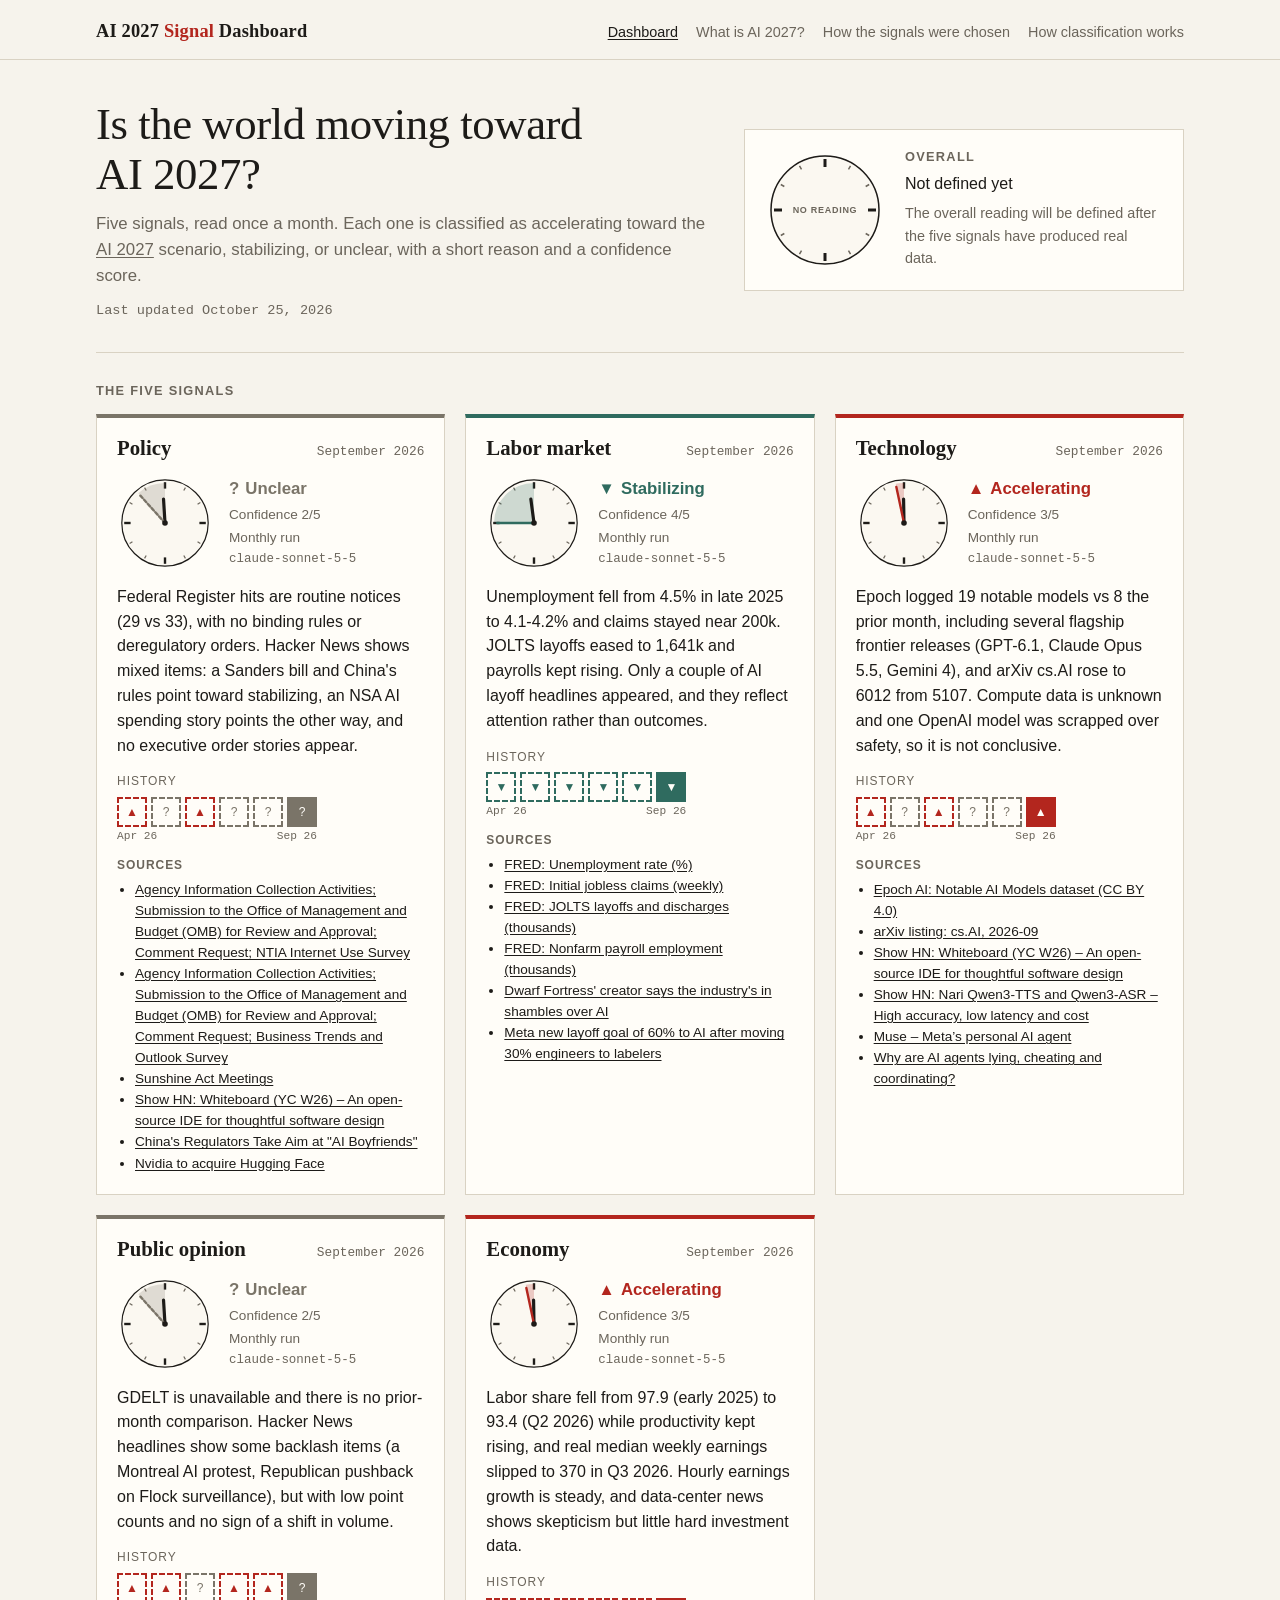
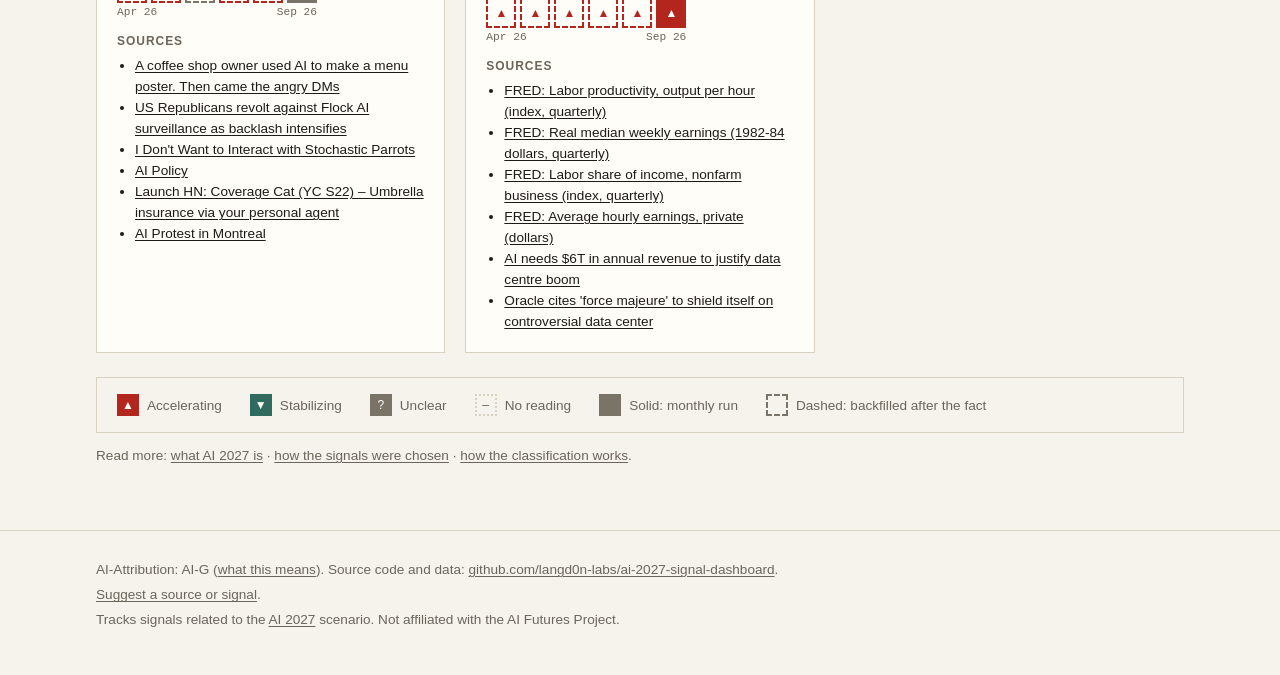
<file: pr-preview/pr-33/index.html>
<!doctype html>
<html lang="en">
<head>
  <meta charset="utf-8">
  <meta name="viewport" content="width=device-width, initial-scale=1">
  <title>AI 2027 Signal Dashboard</title>
  <meta name="description" content="An early-warning dashboard that tracks whether the world is moving toward the AI 2027 scenario, across five signals.">
  <link rel="icon" href="data:,">
  <link rel="stylesheet" href="style.css">
  <script src="app.js" defer></script>
</head>
<body data-page="dashboard">
  <header class="site-header">
    <div class="wrap">
      <a class="brand" href="index.html">AI 2027 <span>Signal</span> Dashboard</a>
      <nav class="site-nav" aria-label="Site">
      <a href="index.html" aria-current="page">Dashboard</a>
      <a href="about.html">What is AI 2027?</a>
      <a href="signals.html">How the signals were chosen</a>
      <a href="method.html">How classification works</a>
      </nav>
    </div>
  </header>
  <p id="sample-banner" class="banner" hidden>Sample data — not a real classification yet</p>
  <main class="wrap">
    <section class="intro" aria-labelledby="page-title">
      <div>
        <h1 id="page-title">Is the world moving toward AI&nbsp;2027?</h1>
        <p class="lede">Five signals, read once a month. Each one is classified as accelerating toward the <a href="about.html">AI 2027</a> scenario, stabilizing, or unclear, with a short reason and a confidence score.</p>
        <p id="updated" class="updated" role="status">Loading…</p>
      </div>
      <div id="overall" class="overall"></div>
    </section>

    <h2 class="section-title">The five signals</h2>
    <div id="signals" class="grid"></div>

    <div class="legend" role="group" aria-label="Legend">
      <div><span class="mark" data-status="accelerating" data-run="scheduled" aria-hidden="true">▲</span> Accelerating</div>
      <div><span class="mark" data-status="stabilizing" data-run="scheduled" aria-hidden="true">▼</span> Stabilizing</div>
      <div><span class="mark" data-status="unclear" data-run="scheduled" aria-hidden="true">?</span> Unclear</div>
      <div><span class="mark none" aria-hidden="true">–</span> No reading</div>
      <div><span class="mark" data-status="unclear" data-run="scheduled" aria-hidden="true"></span> Solid: monthly run</div>
      <div><span class="mark" data-status="unclear" data-run="backfill" aria-hidden="true"></span> Dashed: backfilled after the fact</div>
    </div>
    <p class="meta-line">Read more: <a href="about.html">what AI 2027 is</a> · <a href="signals.html">how the signals were chosen</a> · <a href="method.html">how the classification works</a>.</p>
  </main>
  <footer class="site-footer">
    <div class="wrap">
      <p>AI-Attribution: AI-G (<a href="https://langd0n.com/ai-attribution">what this means</a>). Source code and data: <a href="https://github.com/langd0n-labs/ai-2027-signal-dashboard">github.com/langd0n-labs/ai-2027-signal-dashboard</a>.</p>
      <p><a href="https://github.com/langd0n-labs/ai-2027-signal-dashboard/issues/new/choose">Suggest a source or signal</a>.</p>
      <p>Tracks signals related to the <a href="https://ai-2027.com">AI 2027</a> scenario. Not affiliated with the AI Futures Project.</p>
    </div>
  </footer>
</body>
</html>
</file>
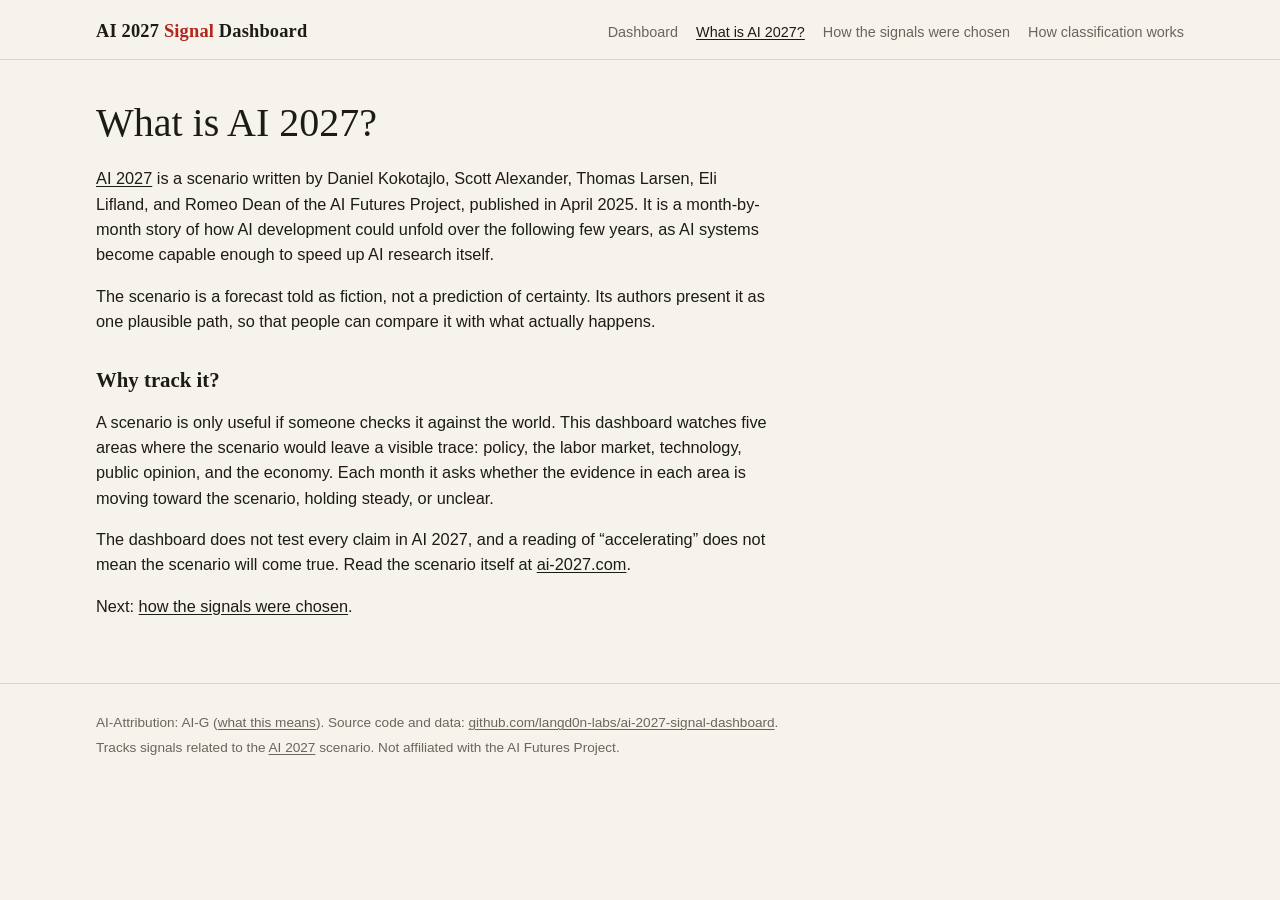
<file: site/about.html>
<!doctype html>
<html lang="en">
<head>
  <meta charset="utf-8">
  <meta name="viewport" content="width=device-width, initial-scale=1">
  <title>What is AI 2027? · AI 2027 Signal Dashboard</title>
  <meta name="description" content="What the AI 2027 scenario is, and why this dashboard tracks it.">
  <link rel="icon" href="data:,">
  <link rel="stylesheet" href="style.css">
</head>
<body>
  <header class="site-header">
    <div class="wrap">
      <a class="brand" href="index.html">AI 2027 <span>Signal</span> Dashboard</a>
      <nav class="site-nav" aria-label="Site">
      <a href="index.html">Dashboard</a>
      <a href="about.html" aria-current="page">What is AI 2027?</a>
      <a href="signals.html">How the signals were chosen</a>
      <a href="method.html">How classification works</a>
      </nav>
    </div>
  </header>
  <main class="wrap">
    <article class="prose">
      <h1>What is AI 2027?</h1>
      <p><a href="https://ai-2027.com">AI 2027</a> is a scenario written by Daniel Kokotajlo, Scott Alexander, Thomas Larsen, Eli Lifland, and Romeo Dean of the AI Futures Project, published in April 2025. It is a month-by-month story of how AI development could unfold over the following few years, as AI systems become capable enough to speed up AI research itself.</p>
      <p>The scenario is a forecast told as fiction, not a prediction of certainty. Its authors present it as one plausible path, so that people can compare it with what actually happens.</p>
      <h2>Why track it?</h2>
      <p>A scenario is only useful if someone checks it against the world. This dashboard watches five areas where the scenario would leave a visible trace: policy, the labor market, technology, public opinion, and the economy. Each month it asks whether the evidence in each area is moving toward the scenario, holding steady, or unclear.</p>
      <p>The dashboard does not test every claim in AI 2027, and a reading of “accelerating” does not mean the scenario will come true. Read the scenario itself at <a href="https://ai-2027.com">ai-2027.com</a>.</p>
      <p>Next: <a href="signals.html">how the signals were chosen</a>.</p>
    </article>
  </main>
  <footer class="site-footer">
    <div class="wrap">
      <p>AI-Attribution: AI-G (<a href="https://langd0n.com/ai-attribution">what this means</a>). Source code and data: <a href="https://github.com/langd0n-labs/ai-2027-signal-dashboard">github.com/langd0n-labs/ai-2027-signal-dashboard</a>.</p>
      <p>Tracks signals related to the <a href="https://ai-2027.com">AI 2027</a> scenario. Not affiliated with the AI Futures Project.</p>
    </div>
  </footer>
</body>
</html>
</file>
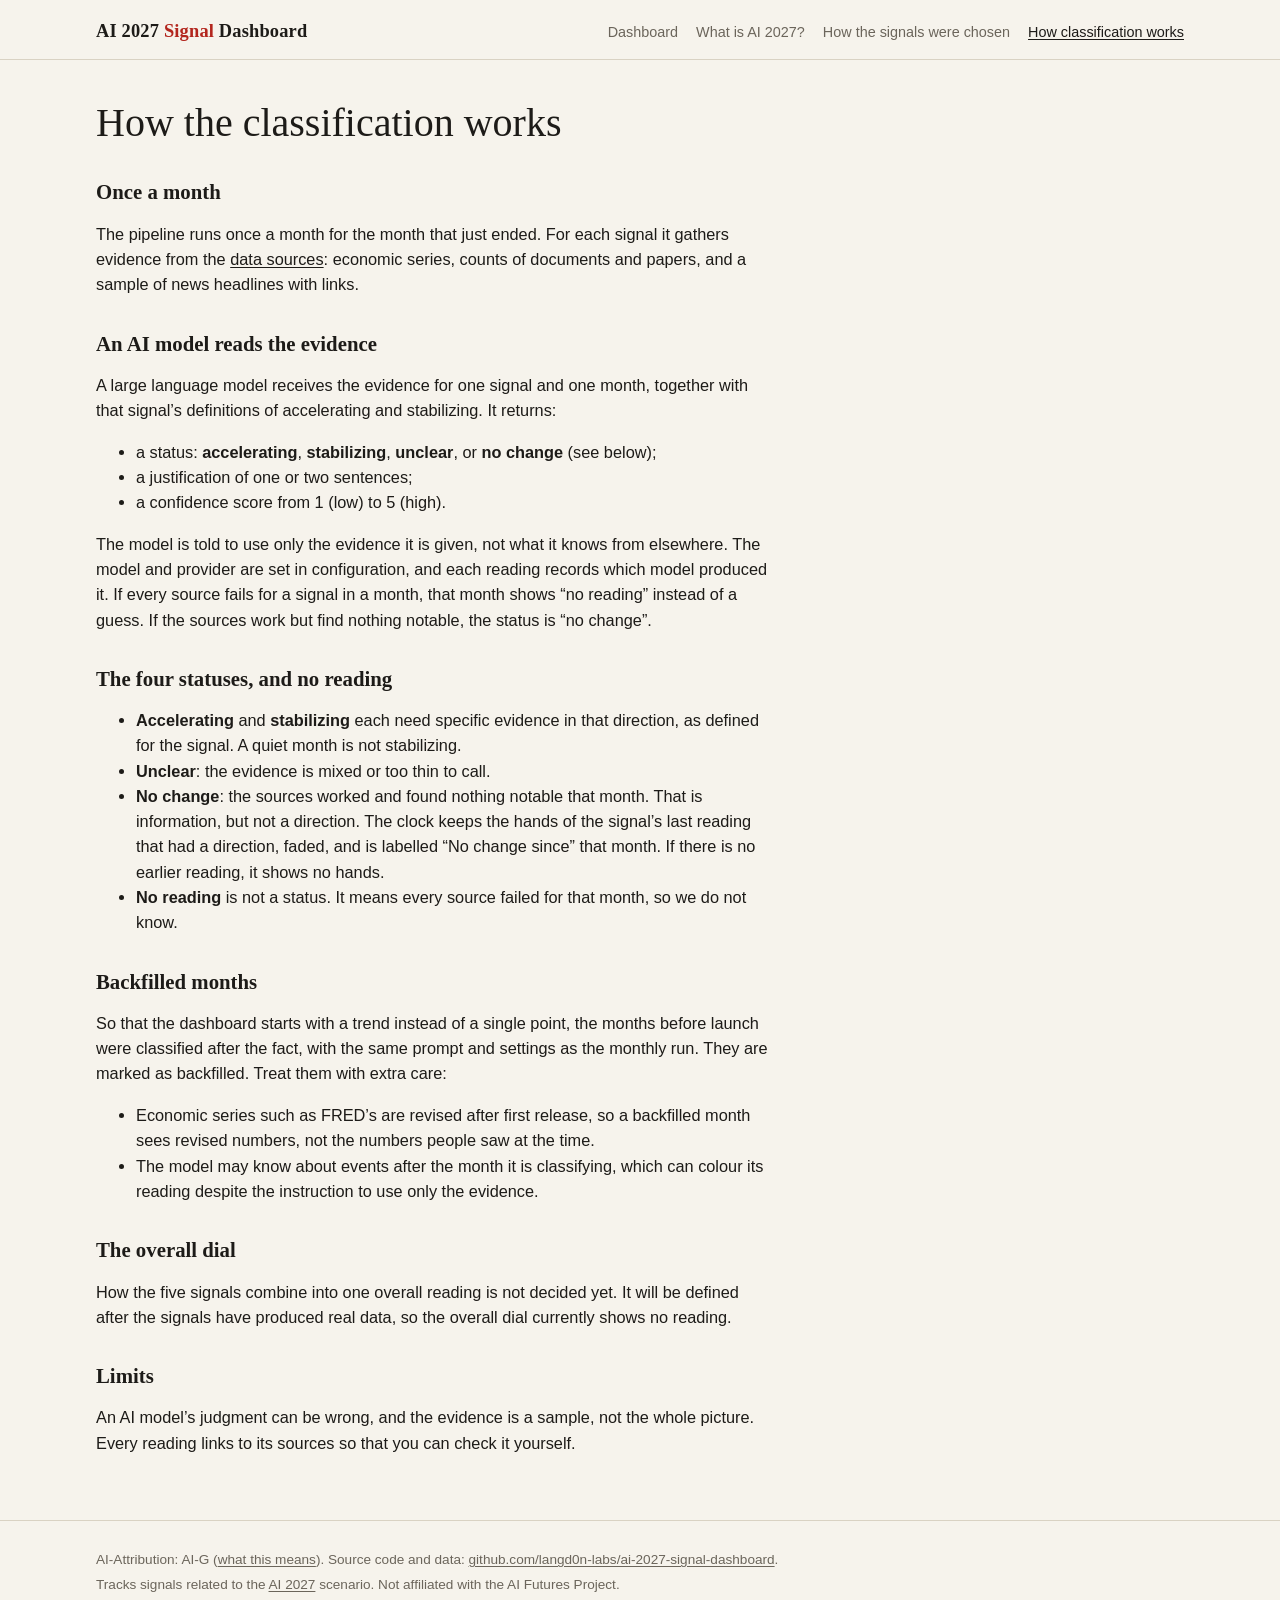
<file: site/method.html>
<!doctype html>
<html lang="en">
<head>
  <meta charset="utf-8">
  <meta name="viewport" content="width=device-width, initial-scale=1">
  <title>How classification works · AI 2027 Signal Dashboard</title>
  <meta name="description" content="How each signal is classified as accelerating, stabilizing, unclear, or no change, and the limits of the method.">
  <link rel="icon" href="data:,">
  <link rel="stylesheet" href="style.css">
</head>
<body>
  <header class="site-header">
    <div class="wrap">
      <a class="brand" href="index.html">AI 2027 <span>Signal</span> Dashboard</a>
      <nav class="site-nav" aria-label="Site">
      <a href="index.html">Dashboard</a>
      <a href="about.html">What is AI 2027?</a>
      <a href="signals.html">How the signals were chosen</a>
      <a href="method.html" aria-current="page">How classification works</a>
      </nav>
    </div>
  </header>
  <main class="wrap">
    <article class="prose">
      <h1>How the classification works</h1>
      <h2>Once a month</h2>
      <p>The pipeline runs once a month for the month that just ended. For each signal it gathers evidence from the <a href="signals.html">data sources</a>: economic series, counts of documents and papers, and a sample of news headlines with links.</p>
      <h2>An AI model reads the evidence</h2>
      <p>A large language model receives the evidence for one signal and one month, together with that signal’s definitions of accelerating and stabilizing. It returns:</p>
      <ul>
        <li>a status: <strong>accelerating</strong>, <strong>stabilizing</strong>, <strong>unclear</strong>, or <strong>no change</strong> (see below);</li>
        <li>a justification of one or two sentences;</li>
        <li>a confidence score from 1 (low) to 5 (high).</li>
      </ul>
      <p>The model is told to use only the evidence it is given, not what it knows from elsewhere. The model and provider are set in configuration, and each reading records which model produced it. If every source fails for a signal in a month, that month shows “no reading” instead of a guess. If the sources work but find nothing notable, the status is “no change”.</p>
      <h2>The four statuses, and no reading</h2>
      <ul>
        <li><strong>Accelerating</strong> and <strong>stabilizing</strong> each need specific evidence in that direction, as defined for the signal. A quiet month is not stabilizing.</li>
        <li><strong>Unclear</strong>: the evidence is mixed or too thin to call.</li>
        <li><strong>No change</strong>: the sources worked and found nothing notable that month. That is information, but not a direction. The clock keeps the hands of the signal’s last reading that had a direction, faded, and is labelled “No change since” that month. If there is no earlier reading, it shows no hands.</li>
        <li><strong>No reading</strong> is not a status. It means every source failed for that month, so we do not know.</li>
      </ul>
      <h2>Backfilled months</h2>
      <p>So that the dashboard starts with a trend instead of a single point, the months before launch were classified after the fact, with the same prompt and settings as the monthly run. They are marked as backfilled. Treat them with extra care:</p>
      <ul>
        <li>Economic series such as FRED’s are revised after first release, so a backfilled month sees revised numbers, not the numbers people saw at the time.</li>
        <li>The model may know about events after the month it is classifying, which can colour its reading despite the instruction to use only the evidence.</li>
      </ul>
      <h2>The overall dial</h2>
      <p>How the five signals combine into one overall reading is not decided yet. It will be defined after the signals have produced real data, so the overall dial currently shows no reading.</p>
      <h2>Limits</h2>
      <p>An AI model’s judgment can be wrong, and the evidence is a sample, not the whole picture. Every reading links to its sources so that you can check it yourself.</p>
    </article>
  </main>
  <footer class="site-footer">
    <div class="wrap">
      <p>AI-Attribution: AI-G (<a href="https://langd0n.com/ai-attribution">what this means</a>). Source code and data: <a href="https://github.com/langd0n-labs/ai-2027-signal-dashboard">github.com/langd0n-labs/ai-2027-signal-dashboard</a>.</p>
      <p>Tracks signals related to the <a href="https://ai-2027.com">AI 2027</a> scenario. Not affiliated with the AI Futures Project.</p>
    </div>
  </footer>
</body>
</html>
</file>
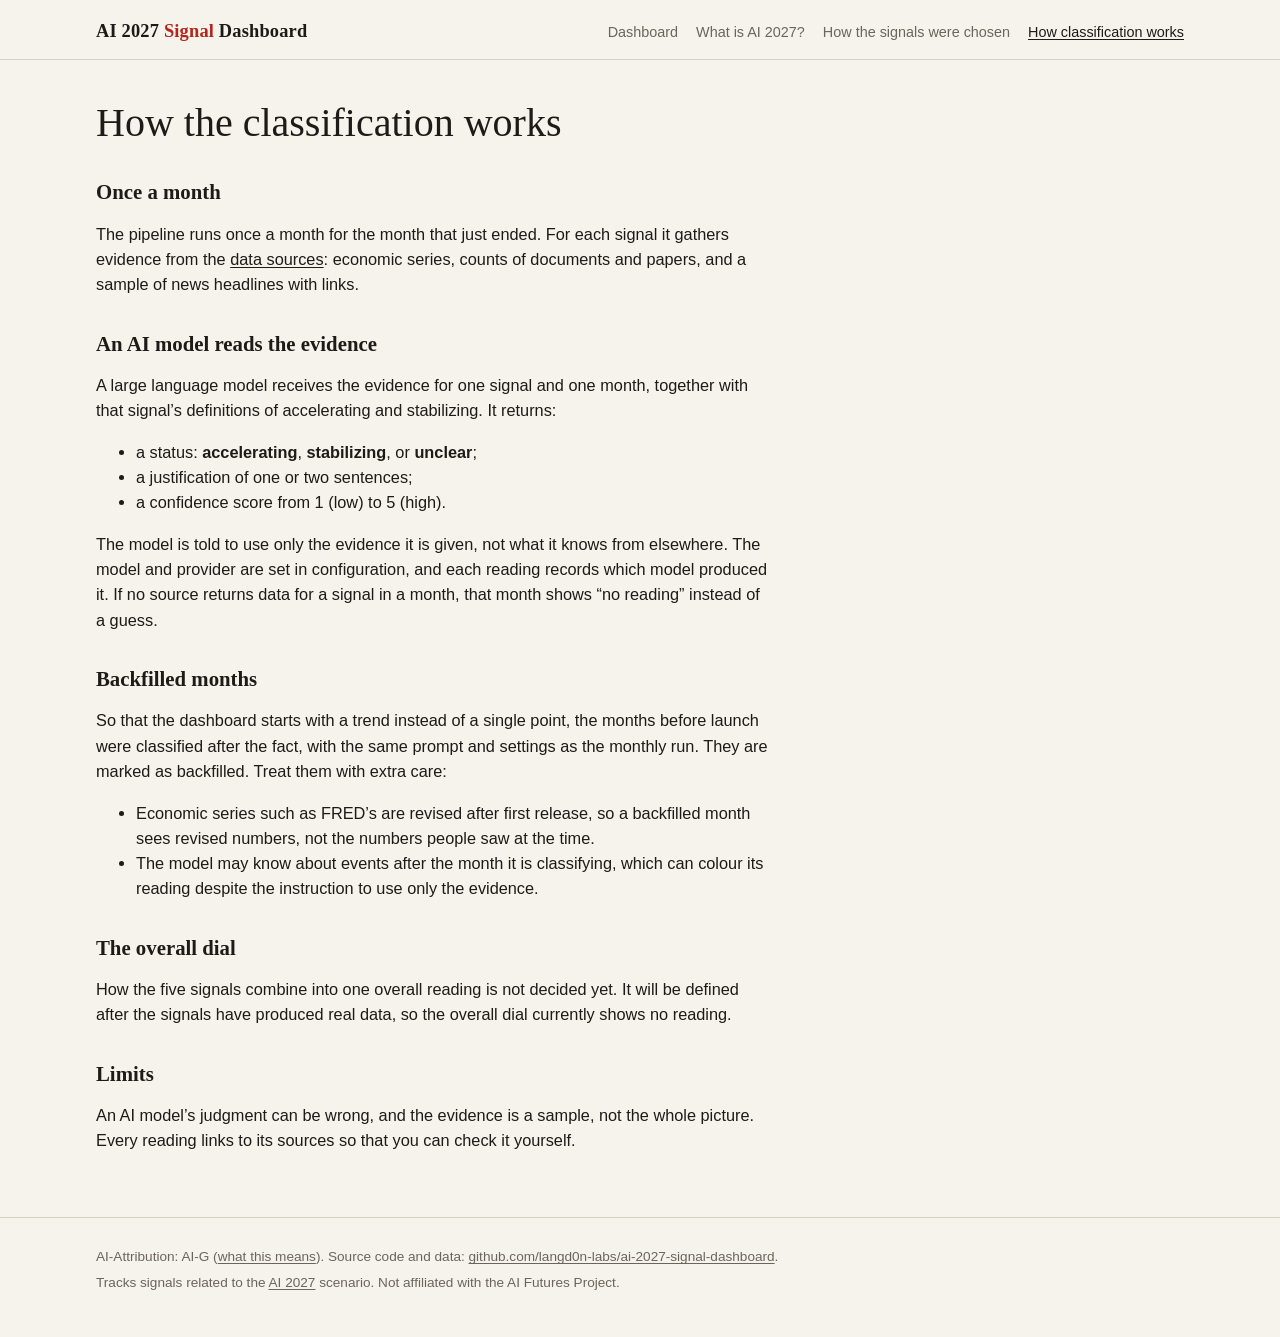
<file: pr-preview/pr-33/method.html>
<!doctype html>
<html lang="en">
<head>
  <meta charset="utf-8">
  <meta name="viewport" content="width=device-width, initial-scale=1">
  <title>How classification works · AI 2027 Signal Dashboard</title>
  <meta name="description" content="How each signal is classified as accelerating, stabilizing, or unclear, and the limits of the method.">
  <link rel="icon" href="data:,">
  <link rel="stylesheet" href="style.css">
</head>
<body>
  <header class="site-header">
    <div class="wrap">
      <a class="brand" href="index.html">AI 2027 <span>Signal</span> Dashboard</a>
      <nav class="site-nav" aria-label="Site">
      <a href="index.html">Dashboard</a>
      <a href="about.html">What is AI 2027?</a>
      <a href="signals.html">How the signals were chosen</a>
      <a href="method.html" aria-current="page">How classification works</a>
      </nav>
    </div>
  </header>
  <main class="wrap">
    <article class="prose">
      <h1>How the classification works</h1>
      <h2>Once a month</h2>
      <p>The pipeline runs once a month for the month that just ended. For each signal it gathers evidence from the <a href="signals.html">data sources</a>: economic series, counts of documents and papers, and a sample of news headlines with links.</p>
      <h2>An AI model reads the evidence</h2>
      <p>A large language model receives the evidence for one signal and one month, together with that signal’s definitions of accelerating and stabilizing. It returns:</p>
      <ul>
        <li>a status: <strong>accelerating</strong>, <strong>stabilizing</strong>, or <strong>unclear</strong>;</li>
        <li>a justification of one or two sentences;</li>
        <li>a confidence score from 1 (low) to 5 (high).</li>
      </ul>
      <p>The model is told to use only the evidence it is given, not what it knows from elsewhere. The model and provider are set in configuration, and each reading records which model produced it. If no source returns data for a signal in a month, that month shows “no reading” instead of a guess.</p>
      <h2>Backfilled months</h2>
      <p>So that the dashboard starts with a trend instead of a single point, the months before launch were classified after the fact, with the same prompt and settings as the monthly run. They are marked as backfilled. Treat them with extra care:</p>
      <ul>
        <li>Economic series such as FRED’s are revised after first release, so a backfilled month sees revised numbers, not the numbers people saw at the time.</li>
        <li>The model may know about events after the month it is classifying, which can colour its reading despite the instruction to use only the evidence.</li>
      </ul>
      <h2>The overall dial</h2>
      <p>How the five signals combine into one overall reading is not decided yet. It will be defined after the signals have produced real data, so the overall dial currently shows no reading.</p>
      <h2>Limits</h2>
      <p>An AI model’s judgment can be wrong, and the evidence is a sample, not the whole picture. Every reading links to its sources so that you can check it yourself.</p>
    </article>
  </main>
  <footer class="site-footer">
    <div class="wrap">
      <p>AI-Attribution: AI-G (<a href="https://langd0n.com/ai-attribution">what this means</a>). Source code and data: <a href="https://github.com/langd0n-labs/ai-2027-signal-dashboard">github.com/langd0n-labs/ai-2027-signal-dashboard</a>.</p>
      <p>Tracks signals related to the <a href="https://ai-2027.com">AI 2027</a> scenario. Not affiliated with the AI Futures Project.</p>
    </div>
  </footer>
</body>
</html>
</file>
<file: pr-preview/pr-33/style.css>
:root {
  --bg: #f6f3ec;
  --surface: #fffdf8;
  --ink: #1d1b18;
  --muted: #6b655b;
  --rule: #d9d2c3;
  --face: #fbf8f1;
  --accel: #b3261e;
  --stable: #2f6b5f;
  --unclear: #7a7468;
  --accent: #b3261e;
  --focus: #1f5fbf;
  --serif: "Iowan Old Style", "Palatino Linotype", Palatino, Georgia, serif;
  --sans: -apple-system, BlinkMacSystemFont, "Segoe UI", Roboto, "Helvetica Neue", Arial, sans-serif;
  --mono: ui-monospace, "SF Mono", Menlo, Consolas, monospace;
  color-scheme: light dark;
}

@media (prefers-color-scheme: dark) {
  :root {
    --bg: #15140f;
    --surface: #1e1c17;
    --ink: #ece6d8;
    --muted: #a59e8f;
    --rule: #39352c;
    --face: #24221c;
    --accel: #f0766c;
    --stable: #6fbfab;
    --unclear: #a59e8f;
    --accent: #f0766c;
    --focus: #8ab4ff;
  }
}

* { box-sizing: border-box; }

body {
  margin: 0;
  background: var(--bg);
  color: var(--ink);
  font: 16px/1.55 var(--sans);
}

a { color: inherit; text-underline-offset: 2px; }
a:hover { color: var(--accent); }
:focus-visible { outline: 3px solid var(--focus); outline-offset: 2px; border-radius: 2px; }

.wrap { max-width: 1120px; margin: 0 auto; padding: 0 16px; }

/* Header and footer */
.site-header { border-bottom: 1px solid var(--rule); }
.site-header .wrap { display: flex; flex-wrap: wrap; align-items: baseline; justify-content: space-between; gap: 8px 24px; padding-top: 20px; padding-bottom: 16px; }
.brand { font: 600 1.15rem/1.2 var(--serif); text-decoration: none; letter-spacing: 0.01em; }
.brand span { color: var(--accent); }
.site-nav { display: flex; flex-wrap: wrap; gap: 4px 18px; font-size: 0.9rem; }
.site-nav a { color: var(--muted); text-decoration: none; }
.site-nav a:hover, .site-nav a[aria-current="page"] { color: var(--ink); text-decoration: underline; }

.site-footer { border-top: 1px solid var(--rule); margin-top: 64px; padding: 24px 0 40px; color: var(--muted); font-size: 0.85rem; }
.site-footer p { margin: 4px 0; }

/* Banner */
.banner { background: var(--accent); color: var(--bg); font-weight: 600; text-align: center; padding: 8px 16px; font-size: 0.9rem; }
.banner[hidden] { display: none; }

/* Intro + overall */
.intro { display: grid; grid-template-columns: minmax(0, 1.4fr) minmax(0, 1fr); gap: 32px; align-items: center; padding: 40px 0 32px; border-bottom: 1px solid var(--rule); }
.intro h1 { font: 500 clamp(1.9rem, 4vw, 2.8rem)/1.1 var(--serif); margin: 0 0 12px; letter-spacing: -0.01em; }
.lede { font-size: 1.05rem; color: var(--muted); margin: 0 0 12px; max-width: 38em; }
.updated { font: 0.85rem/1.4 var(--mono); color: var(--muted); margin: 0; }

.overall { display: flex; gap: 20px; align-items: center; background: var(--surface); border: 1px solid var(--rule); padding: 20px; }
.overall .dial { width: 120px; flex: none; }
.overall h2 { font: 600 0.8rem/1 var(--sans); text-transform: uppercase; letter-spacing: 0.1em; color: var(--muted); margin: 0 0 8px; }
.overall p { margin: 0; }
.overall .note { color: var(--muted); font-size: 0.9rem; margin-top: 6px; }

/* Signal cards */
.section-title { font: 600 0.8rem/1 var(--sans); text-transform: uppercase; letter-spacing: 0.1em; color: var(--muted); margin: 32px 0 16px; }
.grid { display: grid; grid-template-columns: repeat(auto-fill, minmax(min(100%, 330px), 1fr)); gap: 20px; }

.card { background: var(--surface); border: 1px solid var(--rule); border-top: 4px solid var(--status, var(--rule)); padding: 18px 20px 20px; display: flex; flex-direction: column; gap: 14px; min-width: 0; }
:is(.card, .overall)[data-status="accelerating"] { --status: var(--accel); }
:is(.card, .overall)[data-status="stabilizing"] { --status: var(--stable); }
:is(.card, .overall)[data-status="unclear"] { --status: var(--unclear); }
.card-head { display: flex; justify-content: space-between; align-items: baseline; gap: 12px; }
.card h3 { font: 600 1.3rem/1.2 var(--serif); margin: 0; }
.period { font: 0.8rem/1 var(--mono); color: var(--muted); white-space: nowrap; }

.reading { display: flex; gap: 16px; align-items: center; }
.reading .dial { width: 96px; flex: none; }
.status { font-weight: 700; font-size: 1.05rem; color: var(--status, var(--muted)); display: flex; align-items: center; gap: 6px; }
.meta-line { color: var(--muted); font-size: 0.85rem; margin: 2px 0 0; }
.meta-line.model { font-family: var(--mono); font-size: 0.78rem; white-space: nowrap; overflow: hidden; text-overflow: ellipsis; }
.justification { margin: 0; }

.history { display: flex; flex-direction: column; gap: 6px; }
.history-label { font-size: 0.75rem; color: var(--muted); text-transform: uppercase; letter-spacing: 0.08em; }
.strip { display: flex; gap: 4px; flex-wrap: wrap; list-style: none; margin: 0; padding: 0; }
.mark { width: 30px; height: 30px; display: grid; place-items: center; font-size: 0.75rem; line-height: 1; border: 2px solid var(--c, var(--rule)); color: var(--c, var(--muted)); }
.mark[data-status="accelerating"] { --c: var(--accel); }
.mark[data-status="stabilizing"] { --c: var(--stable); }
.mark[data-status="unclear"] { --c: var(--unclear); }
.mark[data-run="scheduled"] { background: var(--c); color: var(--surface); }
.mark[data-run="backfill"] { border-style: dashed; }
.mark.none { border-style: dotted; color: var(--muted); }
.strip-box { width: fit-content; max-width: 100%; display: flex; flex-direction: column; gap: 4px; }
.strip-axis { display: flex; justify-content: space-between; gap: 12px; font: 0.7rem/1 var(--mono); color: var(--muted); }

.sources { font-size: 0.85rem; }
.sources h4 { font-size: 0.75rem; color: var(--muted); text-transform: uppercase; letter-spacing: 0.08em; margin: 0 0 4px; font-weight: 600; }
.sources ul { margin: 0; padding-left: 18px; }
.sources li { overflow-wrap: anywhere; }

/* Dial */
.dial svg { display: block; width: 100%; height: auto; }
.dial .face { fill: var(--face); stroke: var(--ink); stroke-width: 1.5; }
.dial .tick { stroke: var(--muted); stroke-width: 1.5; }
.dial .tick.major { stroke: var(--ink); stroke-width: 3; }
.dial .wedge { fill: var(--status, var(--unclear)); opacity: 0.22; }
.dial .hand { stroke: var(--ink); stroke-linecap: round; }
.dial .hand.minute { stroke: var(--status, var(--ink)); stroke-width: 3; }
.dial .hand.hour { stroke-width: 4; }
.dial .hand.dashed { stroke-dasharray: 4 3; }
.dial .hub { fill: var(--ink); }
.dial .empty-label { fill: var(--muted); font: 600 9px var(--sans); text-anchor: middle; letter-spacing: 0.08em; }

/* Legend */
.legend { display: flex; flex-wrap: wrap; gap: 12px 28px; margin-top: 24px; padding: 16px 20px; border: 1px solid var(--rule); font-size: 0.85rem; color: var(--muted); }
.legend div { display: flex; align-items: center; gap: 8px; }
.legend .mark { width: 22px; height: 22px; }
.legend + .meta-line { margin-top: 12px; }

.error { border: 1px solid var(--accent); padding: 16px 20px; margin: 32px 0; }

/* Explainer pages */
.prose { max-width: 42em; padding: 40px 0 0; }
.prose h1 { font: 500 clamp(1.8rem, 4vw, 2.5rem)/1.15 var(--serif); margin: 0 0 20px; }
.prose h2 { font: 600 1.3rem/1.3 var(--serif); margin: 32px 0 8px; }
.prose p, .prose li { font-size: 1.02rem; }
.prose dl { margin: 0; }
.prose dt { font: 600 1.1rem/1.3 var(--serif); margin-top: 20px; }
.prose dd { margin: 4px 0 0; }
.prose dd p { margin: 4px 0; }
.prose .tag { font-weight: 700; }
.prose .tag.a { color: var(--accel); }
.prose .tag.s { color: var(--stable); }

@media (max-width: 760px) {
  .intro { grid-template-columns: 1fr; padding-top: 28px; gap: 24px; }
}
@media (max-width: 400px) {
  .overall { flex-direction: column; align-items: flex-start; }
  .reading .dial { width: 80px; }
}
</file>
<file: site/style.css>
:root {
  --bg: #f6f3ec;
  --surface: #fffdf8;
  --ink: #1d1b18;
  --muted: #6b655b;
  --rule: #d9d2c3;
  --face: #fbf8f1;
  --accel: #b3261e;
  --stable: #2f6b5f;
  --unclear: #7a7468;
  --accent: #b3261e;
  --focus: #1f5fbf;
  --serif: "Iowan Old Style", "Palatino Linotype", Palatino, Georgia, serif;
  --sans: -apple-system, BlinkMacSystemFont, "Segoe UI", Roboto, "Helvetica Neue", Arial, sans-serif;
  --mono: ui-monospace, "SF Mono", Menlo, Consolas, monospace;
  color-scheme: light dark;
}

@media (prefers-color-scheme: dark) {
  :root {
    --bg: #15140f;
    --surface: #1e1c17;
    --ink: #ece6d8;
    --muted: #a59e8f;
    --rule: #39352c;
    --face: #24221c;
    --accel: #f0766c;
    --stable: #6fbfab;
    --unclear: #a59e8f;
    --accent: #f0766c;
    --focus: #8ab4ff;
  }
}

* { box-sizing: border-box; }

body {
  margin: 0;
  background: var(--bg);
  color: var(--ink);
  font: 16px/1.55 var(--sans);
}

a { color: inherit; text-underline-offset: 2px; }
a:hover { color: var(--accent); }
:focus-visible { outline: 3px solid var(--focus); outline-offset: 2px; border-radius: 2px; }

.wrap { max-width: 1120px; margin: 0 auto; padding: 0 16px; }

/* Header and footer */
.site-header { border-bottom: 1px solid var(--rule); }
.site-header .wrap { display: flex; flex-wrap: wrap; align-items: baseline; justify-content: space-between; gap: 8px 24px; padding-top: 20px; padding-bottom: 16px; }
.brand { font: 600 1.15rem/1.2 var(--serif); text-decoration: none; letter-spacing: 0.01em; }
.brand span { color: var(--accent); }
.site-nav { display: flex; flex-wrap: wrap; gap: 4px 18px; font-size: 0.9rem; }
.site-nav a { color: var(--muted); text-decoration: none; }
.site-nav a:hover, .site-nav a[aria-current="page"] { color: var(--ink); text-decoration: underline; }

.site-footer { border-top: 1px solid var(--rule); margin-top: 64px; padding: 24px 0 40px; color: var(--muted); font-size: 0.85rem; }
.site-footer p { margin: 4px 0; }

/* Banner */
.banner { background: var(--accent); color: var(--bg); font-weight: 600; text-align: center; padding: 8px 16px; font-size: 0.9rem; }
.banner[hidden] { display: none; }

/* Intro + overall */
.intro { display: grid; grid-template-columns: minmax(0, 1.4fr) minmax(0, 1fr); gap: 32px; align-items: center; padding: 40px 0 32px; border-bottom: 1px solid var(--rule); }
.intro h1 { font: 500 clamp(1.9rem, 4vw, 2.8rem)/1.1 var(--serif); margin: 0 0 12px; letter-spacing: -0.01em; }
.lede { font-size: 1.05rem; color: var(--muted); margin: 0 0 12px; max-width: 38em; }
.reading-month { font: 600 1.2rem/1.3 var(--sans); margin: 0 0 4px; }
.reading-month:empty { display: none; }
.updated { font: 0.85rem/1.4 var(--mono); color: var(--muted); margin: 0; }

.overall { display: flex; gap: 20px; align-items: center; background: var(--surface); border: 1px solid var(--rule); padding: 20px; }
.overall .dial { width: 120px; flex: none; }
.overall h2 { font: 600 0.8rem/1 var(--sans); text-transform: uppercase; letter-spacing: 0.1em; color: var(--muted); margin: 0 0 8px; }
.overall p { margin: 0; }
.overall .note { color: var(--muted); font-size: 0.9rem; margin-top: 6px; }

/* Signal cards */
.section-title { font: 600 0.8rem/1 var(--sans); text-transform: uppercase; letter-spacing: 0.1em; color: var(--muted); margin: 32px 0 16px; }
.grid { display: grid; grid-template-columns: repeat(auto-fill, minmax(min(100%, 330px), 1fr)); gap: 20px; }

.card { background: var(--surface); border: 1px solid var(--rule); border-top: 4px solid var(--status, var(--rule)); padding: 18px 20px 20px; display: flex; flex-direction: column; gap: 14px; min-width: 0; }
:is(.card, .overall)[data-status="accelerating"] { --status: var(--accel); }
:is(.card, .overall)[data-status="stabilizing"] { --status: var(--stable); }
:is(.card, .overall)[data-status="unclear"] { --status: var(--unclear); }
:is(.card, .overall)[data-status="no_change"] { --status: var(--unclear); }
.card-head { display: flex; justify-content: space-between; align-items: baseline; gap: 12px; }
.card h3 { font: 600 1.3rem/1.2 var(--serif); margin: 0; }
.period { font: 0.8rem/1 var(--mono); color: var(--muted); white-space: nowrap; }

.reading { display: flex; gap: 16px; align-items: center; }
.reading .dial { width: 96px; flex: none; }
.status { font-weight: 700; font-size: 1.05rem; color: var(--status, var(--muted)); display: flex; align-items: center; gap: 6px; }
.meta-line { color: var(--muted); font-size: 0.85rem; margin: 2px 0 0; }
.meta-line.model { font-family: var(--mono); font-size: 0.78rem; white-space: nowrap; overflow: hidden; text-overflow: ellipsis; }
.justification { margin: 0; }

.history { display: flex; flex-direction: column; gap: 6px; }
.history-label { font-size: 0.75rem; color: var(--muted); text-transform: uppercase; letter-spacing: 0.08em; }
.strip { display: flex; gap: 4px; flex-wrap: wrap; list-style: none; margin: 0; padding: 0; }
.mark { width: 30px; height: 30px; display: grid; place-items: center; font-size: 0.75rem; line-height: 1; border: 2px solid var(--c, var(--rule)); color: var(--c, var(--muted)); }
.mark[data-status="accelerating"] { --c: var(--accel); }
.mark[data-status="stabilizing"] { --c: var(--stable); }
.mark[data-status="unclear"] { --c: var(--unclear); }
.mark[data-status="no_change"] { --c: var(--unclear); }
.mark[data-run="scheduled"] { background: var(--c); color: var(--surface); }
.mark[data-run="backfill"] { border-style: dashed; }
.mark.none { border-style: dotted; color: var(--muted); }
.strip-box { width: fit-content; max-width: 100%; display: flex; flex-direction: column; gap: 4px; }
.strip-axis { display: flex; justify-content: space-between; gap: 12px; font: 0.7rem/1 var(--mono); color: var(--muted); }

.sources { font-size: 0.85rem; }
.sources h4 { font-size: 0.75rem; color: var(--muted); text-transform: uppercase; letter-spacing: 0.08em; margin: 0 0 4px; font-weight: 600; }
.sources ul { margin: 0; padding-left: 18px; }
.sources li { overflow-wrap: anywhere; }

/* Dial */
.dial svg { display: block; width: 100%; height: auto; }
.dial .face { fill: var(--face); stroke: var(--ink); stroke-width: 1.5; }
.dial .tick { stroke: var(--muted); stroke-width: 1.5; }
.dial .tick.major { stroke: var(--ink); stroke-width: 3; }
.dial .wedge { fill: var(--status, var(--unclear)); opacity: 0.22; }
.dial .hand { stroke: var(--ink); stroke-linecap: round; }
.dial .hand.minute { stroke: var(--status, var(--ink)); stroke-width: 3; }
.dial .hand.hour { stroke-width: 4; }
.dial .hand.dashed { stroke-dasharray: 4 3; }
.dial .hub { fill: var(--ink); }
.dial.faded svg { opacity: 0.4; }
.dial .empty-label { fill: var(--muted); font: 600 9px var(--sans); text-anchor: middle; letter-spacing: 0.08em; }

/* Legend */
.legend { display: flex; flex-wrap: wrap; gap: 12px 28px; margin-top: 24px; padding: 16px 20px; border: 1px solid var(--rule); font-size: 0.85rem; color: var(--muted); }
.legend div { display: flex; align-items: center; gap: 8px; }
.legend .mark { width: 22px; height: 22px; }
.legend + .meta-line { margin-top: 12px; }

.error { border: 1px solid var(--accent); padding: 16px 20px; margin: 32px 0; }

/* Explainer pages */
.prose { max-width: 42em; padding: 40px 0 0; }
.prose h1 { font: 500 clamp(1.8rem, 4vw, 2.5rem)/1.15 var(--serif); margin: 0 0 20px; }
.prose h2 { font: 600 1.3rem/1.3 var(--serif); margin: 32px 0 8px; }
.prose p, .prose li { font-size: 1.02rem; }
.prose dl { margin: 0; }
.prose dt { font: 600 1.1rem/1.3 var(--serif); margin-top: 20px; }
.prose dd { margin: 4px 0 0; }
.prose dd p { margin: 4px 0; }
.prose .tag { font-weight: 700; }
.prose .tag.a { color: var(--accel); }
.prose .tag.s { color: var(--stable); }

@media (max-width: 760px) {
  .intro { grid-template-columns: 1fr; padding-top: 28px; gap: 24px; }
}
@media (max-width: 400px) {
  .overall { flex-direction: column; align-items: flex-start; }
  .reading .dial { width: 80px; }
}
</file>
